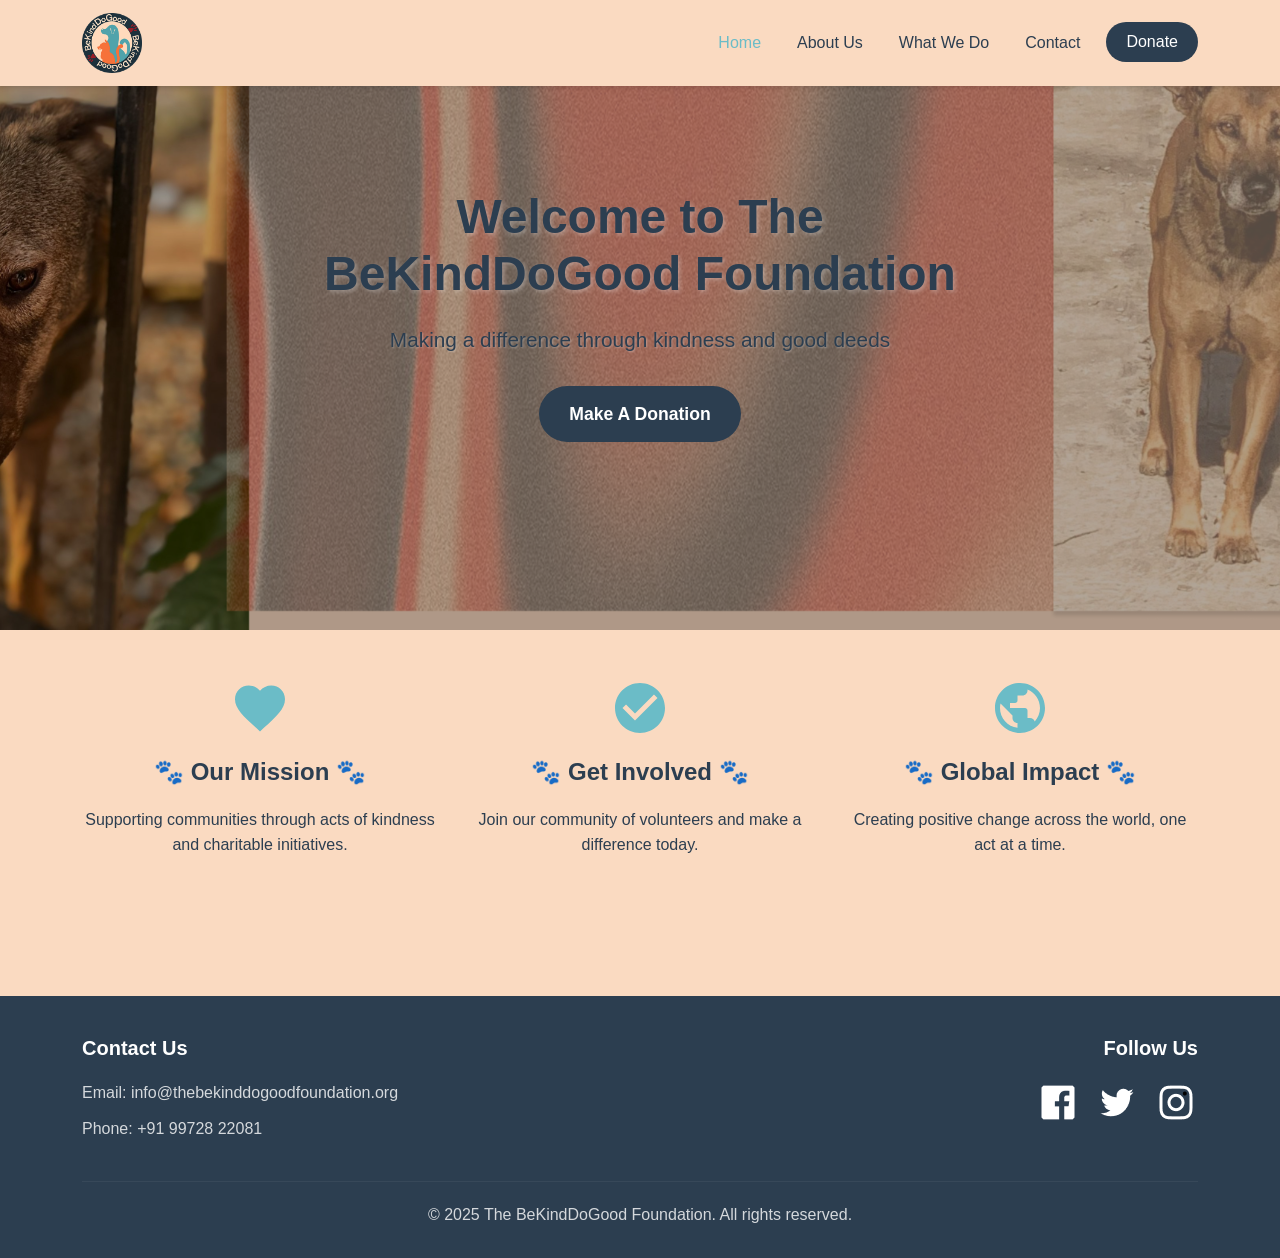
<file: index.html>
<!DOCTYPE html>
<html lang="en">
<head>
    <meta charset="UTF-8">
    <meta name="viewport" content="width=device-width, initial-scale=1.0">
    <title>Home - The BeKindDoGood Foundation</title>
    <link href="https://cdn.jsdelivr.net/npm/bootstrap@5.3.0/dist/css/bootstrap.min.css" rel="stylesheet">
    <link rel="stylesheet" href="css/style.css">
</head>
<body> 
    <nav class="navbar navbar-expand-lg navbar-light bg-light fixed-top">
        <div class="container">
            <a class="navbar-brand" href="index.html">
                <img src="./assets/logo.png" alt="logo" height="60">
            </a>
            <button class="navbar-toggler" type="button" data-bs-toggle="collapse" data-bs-target="#navbarNav">
                <span class="navbar-toggler-icon"></span>
            </button>
            <div class="collapse navbar-collapse" id="navbarNav">
                <ul class="navbar-nav ms-auto">
                    <li class="nav-item">
                        <a class="nav-link active" href="index.html">Home</a>
                    </li>
                    <li class="nav-item">
                        <a class="nav-link" href="about.html">About Us</a>
                    </li>
                    <li class="nav-item">
                        <a class="nav-link" href="what-we-do.html">What We Do</a>
                    </li>
                    <li class="nav-item">
                        <a class="nav-link" href="contact.html">Contact</a>
                    </li>
                    <li class="nav-item">
                        <a class="btn btn-donate ms-2" href="donate.html">Donate</a>
                    </li>
                </ul>
            </div>
        </div>
    </nav>
    <section class="hero-section">
        <div class="hero-overlay">
            <div class="container">
                <div class="row justify-content-center text-center">
                    <div class="col-lg-8">
                        <h1 class="hero-title">Welcome to The BeKindDoGood Foundation</h1>
                        <p class="hero-subtitle">Making a difference through kindness and good deeds</p>
                        <a href="donate.html" class="btn btn-hero">Make A Donation</a>
                    </div>
                </div>
            </div>
        </div>
    </section>
    <section class="mission-section py-5">
        <div class="container">
            <div class="row">
                <div class="col-lg-4 text-center mb-4">
                    <div class="mission-icon">
                        <svg width="60" height="60" fill="#6BBCC7" viewBox="0 0 24 24">
                            <path d="M12 21.35l-1.45-1.32C5.4 15.36 2 12.28 2 8.5 2 5.42 4.42 3 7.5 3c1.74 0 3.41.81 4.5 2.09C13.09 3.81 14.76 3 16.5 3 19.58 3 22 5.42 22 8.5c0 3.78-3.4 6.86-8.55 11.54L12 21.35z"/>
                        </svg>
                    </div>
                    <h3 class="mission-title">🐾 Our Mission 🐾</h3>
                    <p class="mission-text">Supporting communities through acts of kindness and charitable initiatives.</p>
                </div>
                <div class="col-lg-4 text-center mb-4">
                    <div class="mission-icon">
                        <svg width="60" height="60" fill="#6BBCC7" viewBox="0 0 24 24">
                            <path d="M12 2C6.48 2 2 6.48 2 12s4.48 10 10 10 10-4.48 10-10S17.52 2 12 2zm-2 15l-5-5 1.41-1.41L10 14.17l7.59-7.59L19 8l-9 9z"/>
                        </svg>
                    </div>
                    <h3 class="mission-title">🐾 Get Involved 🐾</h3>
                    <p class="mission-text">Join our community of volunteers and make a difference today.</p>
                </div>
                <div class="col-lg-4 text-center mb-4">
                    <div class="mission-icon">
                        <svg width="60" height="60" fill="#6BBCC7" viewBox="0 0 24 24">
                            <path d="M12 2C6.48 2 2 6.48 2 12s4.48 10 10 10 10-4.48 10-10S17.52 2 12 2zm-1 17.93c-3.94-.49-7-3.85-7-7.93 0-.62.08-1.21.21-1.79L9 15v1c0 1.1.9 2 2 2v1.93zm6.9-2.54c-.26-.81-1-1.39-1.9-1.39h-1v-3c0-.55-.45-1-1-1H8v-2h2c.55 0 1-.45 1-1V7h2c1.1 0 2-.9 2-2v-.41c2.93 1.19 5 4.06 5 7.41 0 2.08-.8 3.97-2.1 5.39z"/>
                        </svg>
                    </div>
                    <h3 class="mission-title">🐾 Global Impact 🐾</h3>
                    <p class="mission-text">Creating positive change across the world, one act at a time.</p>
                </div>
            </div>
        </div>
    </section> 
    <footer class="footer">
        <div class="container">
            <div class="row">
                <div class="col-md-6">
                    <h5>Contact Us</h5>
                    <p>Email: info@thebekinddogoodfoundation.org</p>
                    <p>Phone: +91 99728 22081</p>
                </div>
                <div class="col-md-6 text-md-end">
                    <h5>Follow Us</h5>
                    <div class="social-icons">
                        <a href="#" class="social-icon"><img src="./assets/facebook.png" /></a>
                        <a href="#" class="social-icon"><img src="./assets/twitter.png" /></a>
                        <a href="#" class="social-icon"><img src="./assets/instagram.png" /></a>
                    </div>
                </div>
            </div>
            <hr class="footer-divider">
            <div class="text-center">
                <p>&copy; 2025 The BeKindDoGood Foundation. All rights reserved.</p>
            </div>
        </div>
    </footer>

    <script src="https://cdn.jsdelivr.net/npm/bootstrap@5.3.0/dist/js/bootstrap.bundle.min.js"></script>
    <script src="js/script.js"></script>
</body>
</html>
</file>
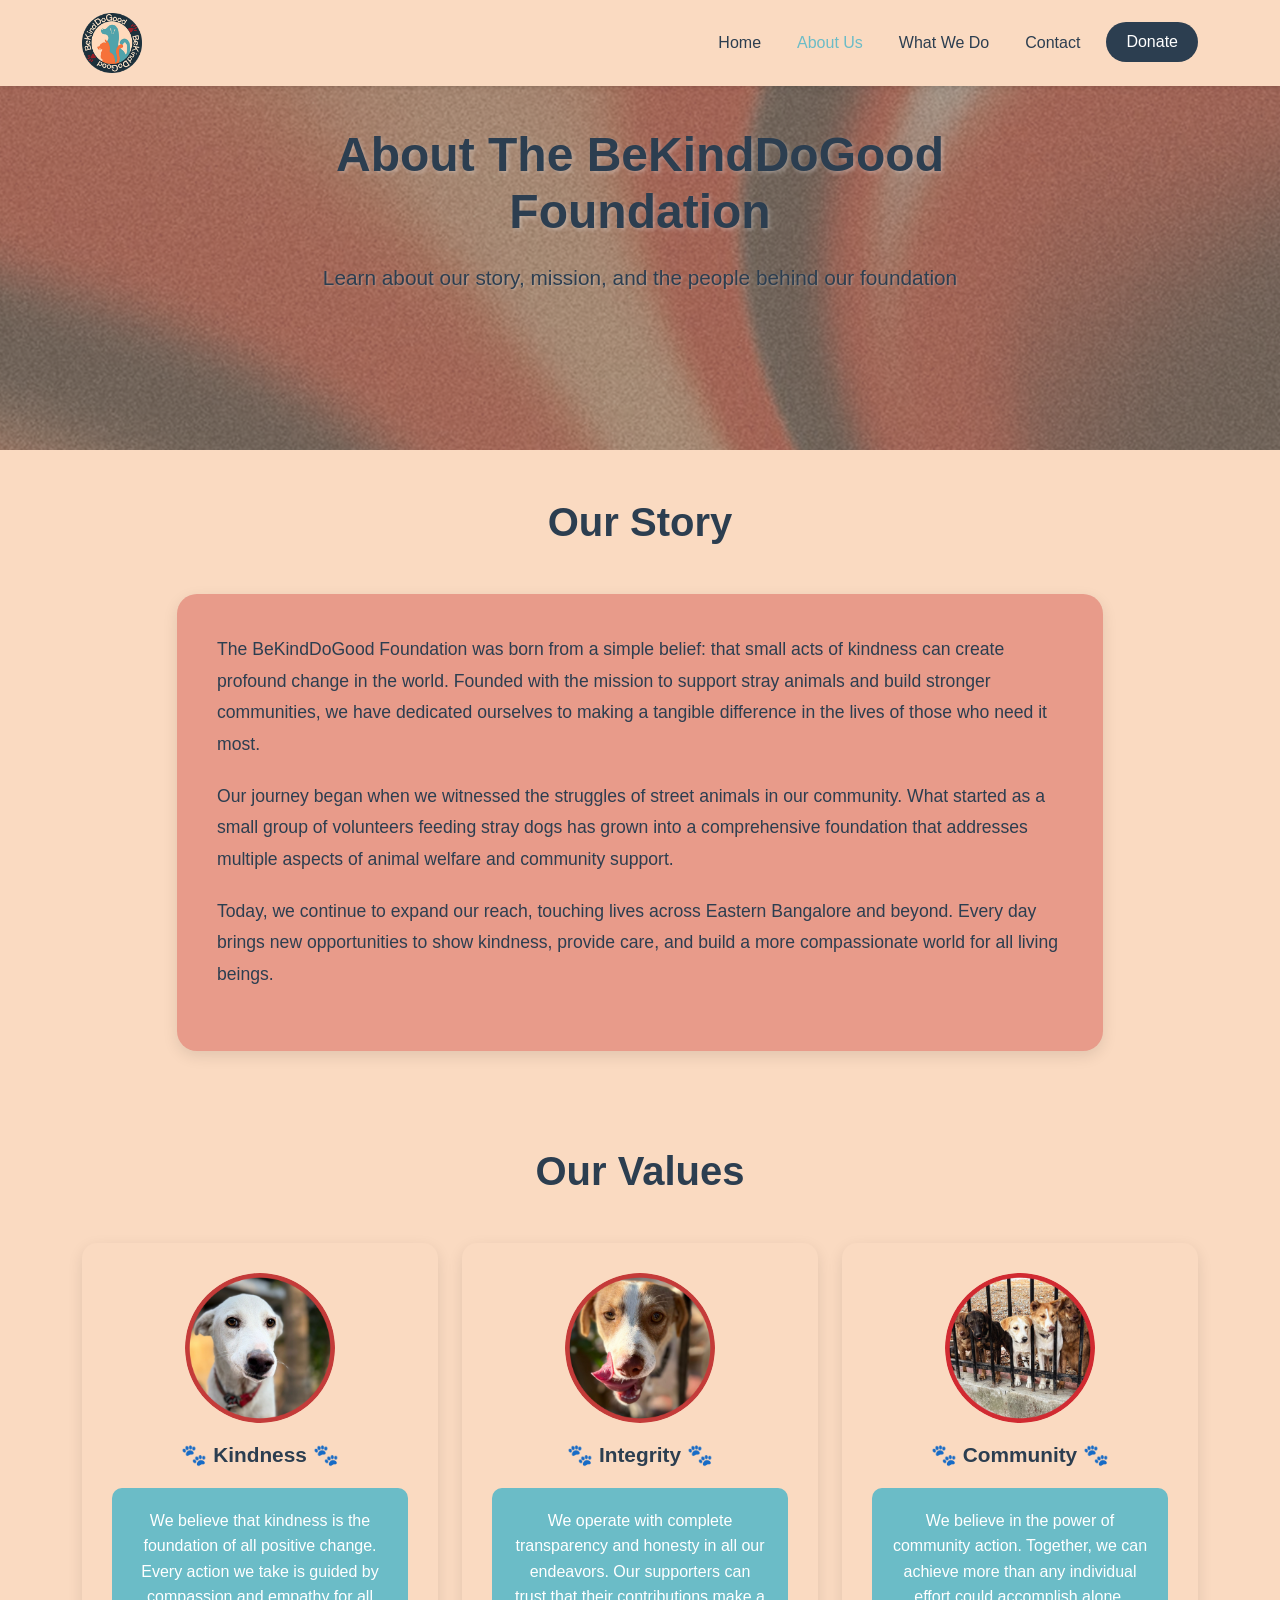
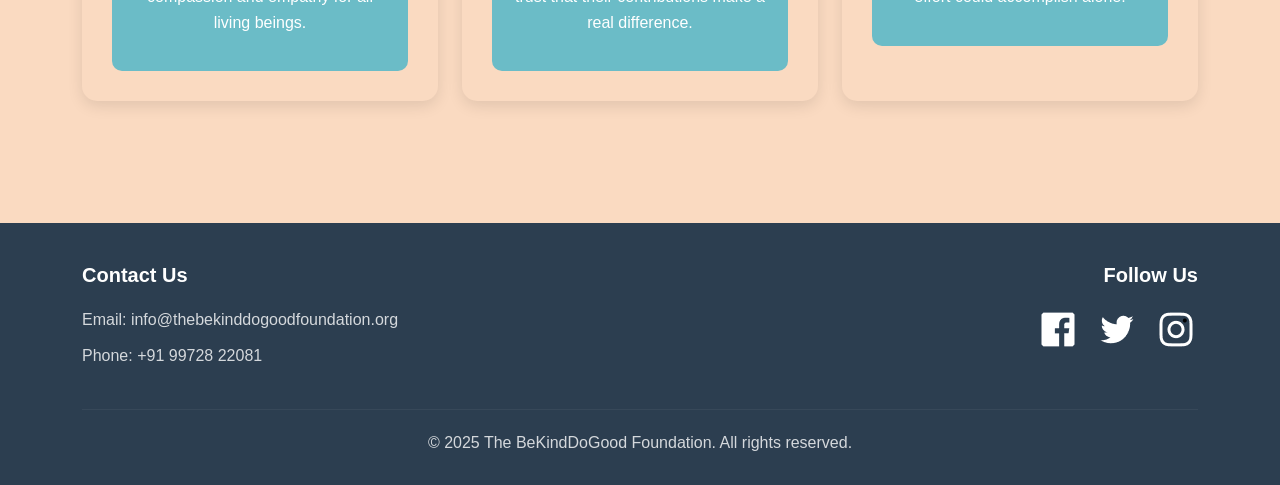
<file: about.html>
<!DOCTYPE html>
<html lang="en">
<head>
    <meta charset="UTF-8">
    <meta name="viewport" content="width=device-width, initial-scale=1.0">
    <title>About Us - The BeKindDoGood Foundation</title>
    <link href="https://cdn.jsdelivr.net/npm/bootstrap@5.3.0/dist/css/bootstrap.min.css" rel="stylesheet">
    <link rel="stylesheet" href="css/style.css">
</head>
<body> 
    <nav class="navbar navbar-expand-lg navbar-light bg-light fixed-top">
        <div class="container">
            <a class="navbar-brand" href="index.html">
                <img src="./assets/logo.png" alt="logo" height="60">
            </a>
            <button class="navbar-toggler" type="button" data-bs-toggle="collapse" data-bs-target="#navbarNav">
                <span class="navbar-toggler-icon"></span>
            </button>
            <div class="collapse navbar-collapse" id="navbarNav">
                <ul class="navbar-nav ms-auto">
                    <li class="nav-item">
                        <a class="nav-link" href="index.html">Home</a>
                    </li>
                    <li class="nav-item">
                        <a class="nav-link active" href="about.html">About Us</a>
                    </li>
                    <li class="nav-item">
                        <a class="nav-link" href="what-we-do.html">What We Do</a>
                    </li>
                    <li class="nav-item">
                        <a class="nav-link" href="contact.html">Contact</a>
                    </li>
                    <li class="nav-item">
                        <a class="btn btn-donate ms-2" href="donate.html">Donate</a>
                    </li>
                </ul>
            </div>
        </div>
    </nav>
    <section class="page-hero">
        <div class="hero-overlay">
            <div class="container">
                <div class="row justify-content-center text-center">
                    <div class="col-lg-8">
                        <h1 class="page-title">About The BeKindDoGood Foundation</h1>
                        <p class="page-subtitle">Learn about our story, mission, and the people behind our foundation</p>
                    </div>
                </div>
            </div>
        </div>
    </section>
    <section class="story-section py-5">
        <div class="container">
            <div class="row justify-content-center">
                <div class="col-lg-10">
                    <h2 class="section-title text-center mb-5">Our Story</h2>
                    <div class="story-card">
                        <p class="story-text">
                            The BeKindDoGood Foundation was born from a simple belief: that small acts of kindness can create profound change in the world. Founded with the mission to support stray animals and build stronger communities, we have dedicated ourselves to making a tangible difference in the lives of those who need it most.
                        </p>
                        <p class="story-text">
                            Our journey began when we witnessed the struggles of street animals in our community. What started as a small group of volunteers feeding stray dogs has grown into a comprehensive foundation that addresses multiple aspects of animal welfare and community support.
                        </p>
                        <p class="story-text">
                            Today, we continue to expand our reach, touching lives across Eastern Bangalore and beyond. Every day brings new opportunities to show kindness, provide care, and build a more compassionate world for all living beings.
                        </p>
                    </div>
                </div>
            </div>
        </div>
    </section>
    <section class="values-section py-5">
        <div class="container">
            <h2 class="section-title text-center mb-5">Our Values</h2>
            <div class="row">
                <div class="col-lg-4 mb-4">
                    <div class="value-card text-center">
                        <div class="value-image">
                            <img src="./assets/kindness.png" alt="Kindness" class="rounded-circle">
                        </div>
                        <h4 class="value-title">🐾 Kindness 🐾</h4>
                        <div class="value-description">
                            <p>We believe that kindness is the foundation of all positive change. Every action we take is guided by compassion and empathy for all living beings.</p>
                        </div>
                    </div>
                </div>
                <div class="col-lg-4 mb-4">
                    <div class="value-card text-center">
                        <div class="value-image">
                            <img src="./assets/integrity.png" alt="Integrity" class="rounded-circle">
                        </div>
                        <h4 class="value-title">🐾 Integrity 🐾</h4>
                        <div class="value-description">
                            <p>We operate with complete transparency and honesty in all our endeavors. Our supporters can trust that their contributions make a real difference.</p>
                        </div>
                    </div>
                </div>
                <div class="col-lg-4 mb-4">
                    <div class="value-card text-center">
                        <div class="value-image">
                            <img src="./assets/community.png" alt="Community" class="rounded-circle">
                        </div>
                        <h4 class="value-title">🐾 Community 🐾</h4>
                        <div class="value-description">
                            <p>We believe in the power of community action. Together, we can achieve more than any individual effort could accomplish alone.</p>
                        </div>
                    </div>
                </div>
            </div>
        </div>
    </section>
    <footer class="footer">
        <div class="container">
            <div class="row">
                <div class="col-md-6">
                    <h5>Contact Us</h5>
                    <p>Email: info@thebekinddogoodfoundation.org</p>
                    <p>Phone: +91 99728 22081</p>
                </div>
                <div class="col-md-6 text-md-end">
                    <h5>Follow Us</h5>
                    <div class="social-icons">
                       <a href="#" class="social-icon"><img src="./assets/facebook.png" /></a>
                       <a href="#" class="social-icon"><img src="./assets/twitter.png" /></a>
                       <a href="#" class="social-icon"><img src="./assets/instagram.png" /></a>
                    </div>
                </div>
            </div>
            <hr class="footer-divider">
            <div class="text-center">
                <p>&copy; 2025 The BeKindDoGood Foundation. All rights reserved.</p>
            </div>
        </div>
    </footer>

    <script src="https://cdn.jsdelivr.net/npm/bootstrap@5.3.0/dist/js/bootstrap.bundle.min.js"></script>
    <script src="js/script.js"></script>
</body>
</html>
</file>
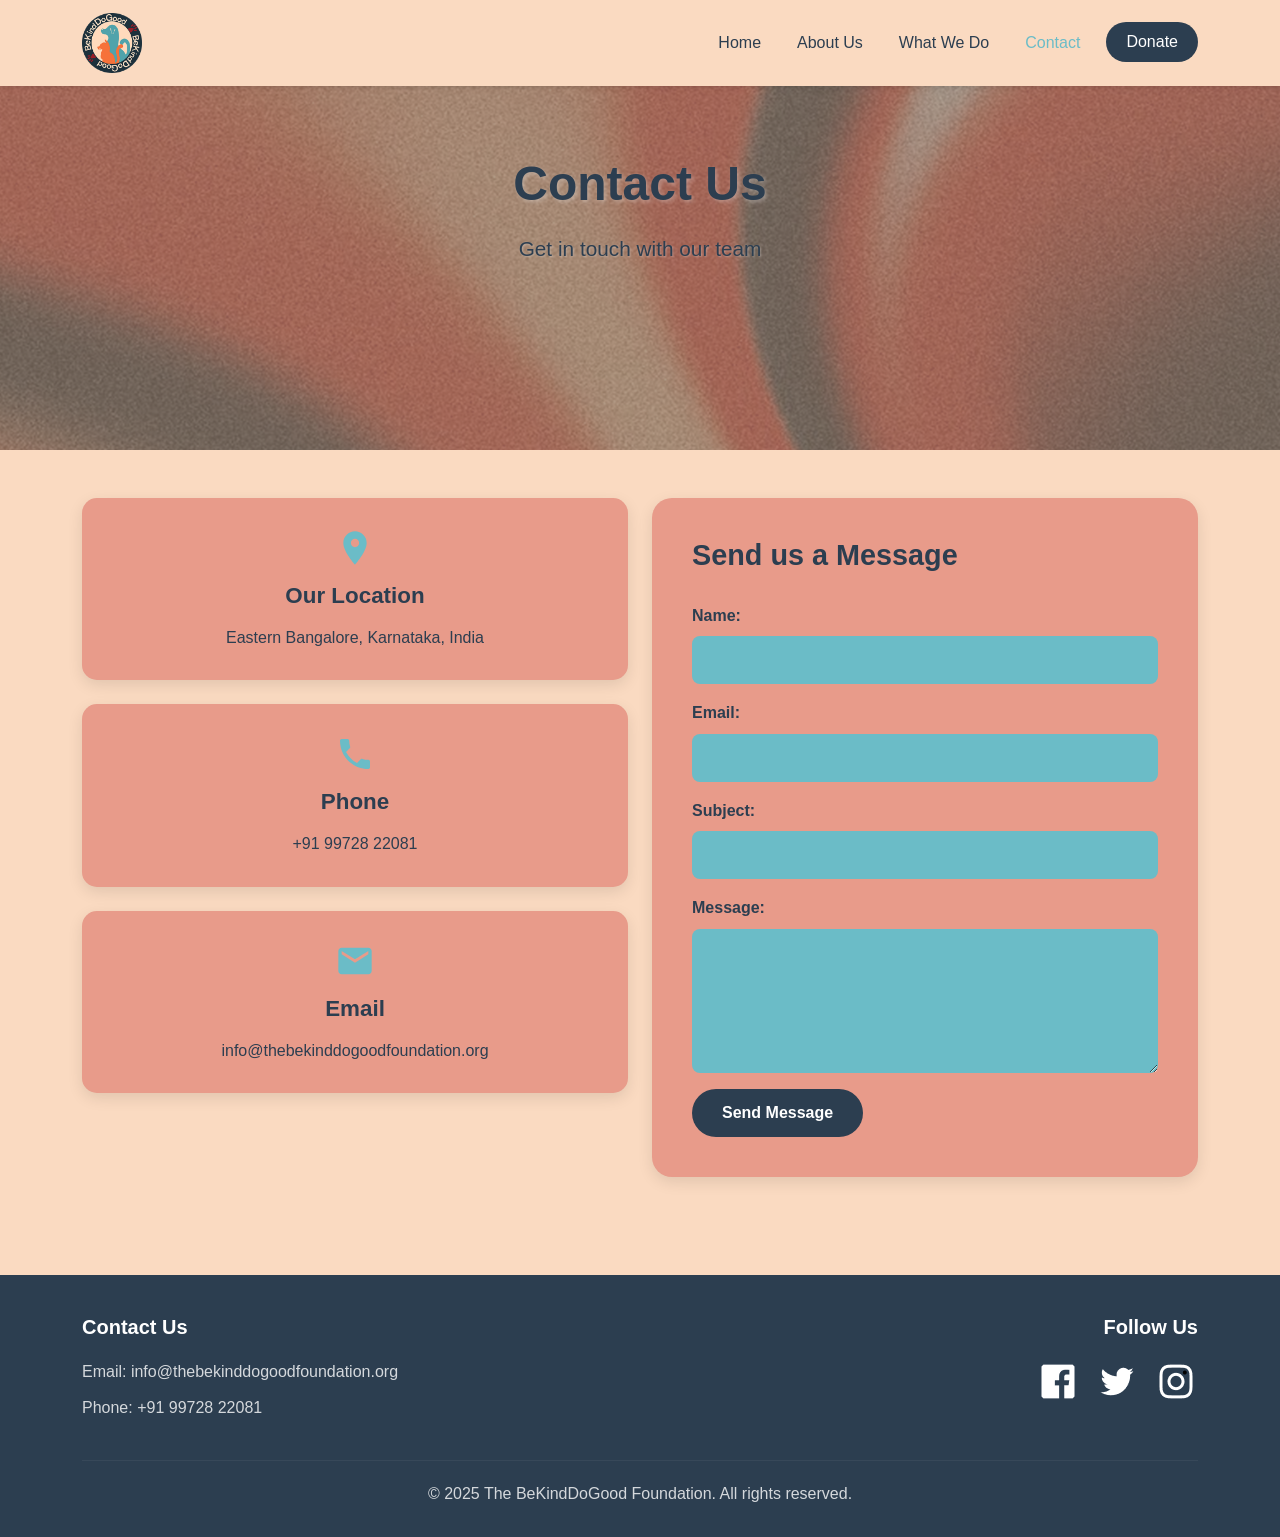
<file: contact.html>
<!DOCTYPE html>
<html lang="en">
<head>
    <meta charset="UTF-8">
    <meta name="viewport" content="width=device-width, initial-scale=1.0">
    <title>Contact - The BeKindDoGood Foundation</title>
    <link href="https://cdn.jsdelivr.net/npm/bootstrap@5.3.0/dist/css/bootstrap.min.css" rel="stylesheet">
    <link rel="stylesheet" href="css/style.css">
</head>
<body> 
    <nav class="navbar navbar-expand-lg navbar-light bg-light fixed-top">
        <div class="container">
            <a class="navbar-brand" href="index.html">
               <img src="./assets/logo.png" alt="logo" height="60">
            </a>
            <button class="navbar-toggler" type="button" data-bs-toggle="collapse" data-bs-target="#navbarNav">
                <span class="navbar-toggler-icon"></span>
            </button>
            <div class="collapse navbar-collapse" id="navbarNav">
                <ul class="navbar-nav ms-auto">
                    <li class="nav-item">
                        <a class="nav-link" href="index.html">Home</a>
                    </li>
                    <li class="nav-item">
                        <a class="nav-link" href="about.html">About Us</a>
                    </li>
                    <li class="nav-item">
                        <a class="nav-link" href="what-we-do.html">What We Do</a>
                    </li>
                    <li class="nav-item">
                        <a class="nav-link active" href="contact.html">Contact</a>
                    </li>
                    <li class="nav-item">
                        <a class="btn btn-donate ms-2" href="donate.html">Donate</a>
                    </li>
                </ul>
            </div>
        </div>
    </nav>
    <section class="page-hero">
        <div class="hero-overlay">
            <div class="container">
                <div class="row justify-content-center text-center">
                    <div class="col-lg-8">
                        <h1 class="page-title">Contact Us</h1>
                        <p class="page-subtitle">Get in touch with our team</p>
                    </div>
                </div>
            </div>
        </div>
    </section>
    <section class="contact-section py-5">
        <div class="container">
            <div class="row">
                <div class="col-lg-6 mb-4">
                    <div class="contact-info">
                        <div class="contact-card mb-4">
                            <div class="contact-icon">
                                <svg width="40" height="40" fill="#6BBCC7" viewBox="0 0 24 24">
                                    <path d="M12 2C8.13 2 5 5.13 5 9c0 5.25 7 13 7 13s7-7.75 7-13c0-3.87-3.13-7-7-7zm0 9.5c-1.38 0-2.5-1.12-2.5-2.5s1.12-2.5 2.5-2.5 2.5 1.12 2.5 2.5-1.12 2.5-2.5 2.5z"/>
                                </svg>
                            </div>
                            <h4>Our Location</h4>
                            <p>Eastern Bangalore, Karnataka, India</p>
                        </div>
                        <div class="contact-card mb-4">
                            <div class="contact-icon">
                                <svg width="40" height="40" fill="#6BBCC7" viewBox="0 0 24 24">
                                    <path d="M6.62 10.79c1.44 2.83 3.76 5.14 6.59 6.59l2.2-2.2c.27-.27.67-.36 1.02-.24 1.12.37 2.33.57 3.57.57.55 0 1 .45 1 1V20c0 .55-.45 1-1 1-9.39 0-17-7.61-17-17 0-.55.45-1 1-1h3.5c.55 0 1 .45 1 1 0 1.25.2 2.45.57 3.57.11.35.03.74-.25 1.02l-2.2 2.2z"/>
                                </svg>
                            </div>
                            <h4>Phone</h4>
                            <p>+91 99728 22081</p>
                        </div>
                        <div class="contact-card mb-4">
                            <div class="contact-icon">
                                <svg width="40" height="40" fill="#6BBCC7" viewBox="0 0 24 24">
                                    <path d="M20 4H4c-1.1 0-1.99.9-1.99 2L2 18c0 1.1.9 2 2 2h16c1.1 0 2-.9 2-2V6c0-1.1-.9-2-2-2zm0 4l-8 5-8-5V6l8 5 8-5v2z"/>
                                </svg>
                            </div>
                            <h4>Email</h4>
                            <p>info@thebekinddogoodfoundation.org</p>
                        </div>
                    </div>
                </div>

                <div class="col-lg-6">
                    <div class="contact-form-card">
                        <h3>Send us a Message</h3>
                        <form id="contactForm">
                            <div class="mb-3">
                                <label for="name" class="form-label">Name:</label>
                                <input type="text" class="form-control" id="name" required>
                            </div>
                            <div class="mb-3">
                                <label for="email" class="form-label">Email:</label>
                                <input type="email" class="form-control" id="email" required>
                            </div>
                            <div class="mb-3">
                                <label for="subject" class="form-label">Subject:</label>
                                <input type="text" class="form-control" id="subject" required>
                            </div>
                            <div class="mb-3">
                                <label for="message" class="form-label">Message:</label>
                                <textarea class="form-control" id="message" rows="5" required></textarea>
                            </div>
                            <button type="submit" class="btn btn-send-message">Send Message</button>
                        </form>
                    </div>
                </div>
            </div>
        </div>
    </section>
    <footer class="footer">
        <div class="container">
            <div class="row">
                <div class="col-md-6">
                    <h5>Contact Us</h5>
                    <p>Email: info@thebekinddogoodfoundation.org</p>
                    <p>Phone: +91 99728 22081</p>
                </div>
                <div class="col-md-6 text-md-end">
                    <h5>Follow Us</h5>
                    <div class="social-icons">
                       <a href="#" class="social-icon"><img src="./assets/facebook.png" /></a>
                       <a href="#" class="social-icon"><img src="./assets/twitter.png" /></a>
                       <a href="#" class="social-icon"><img src="./assets/instagram.png" /></a>
                    </div>
                </div>
            </div>
            <hr class="footer-divider">
            <div class="text-center">
                <p>&copy; 2025 The BeKindDoGood Foundation. All rights reserved.</p>
            </div>
        </div>
    </footer>

    <script src="https://cdn.jsdelivr.net/npm/bootstrap@5.3.0/dist/js/bootstrap.bundle.min.js"></script>
    <script src="js/script.js"></script>
</body>
</html>
</file>
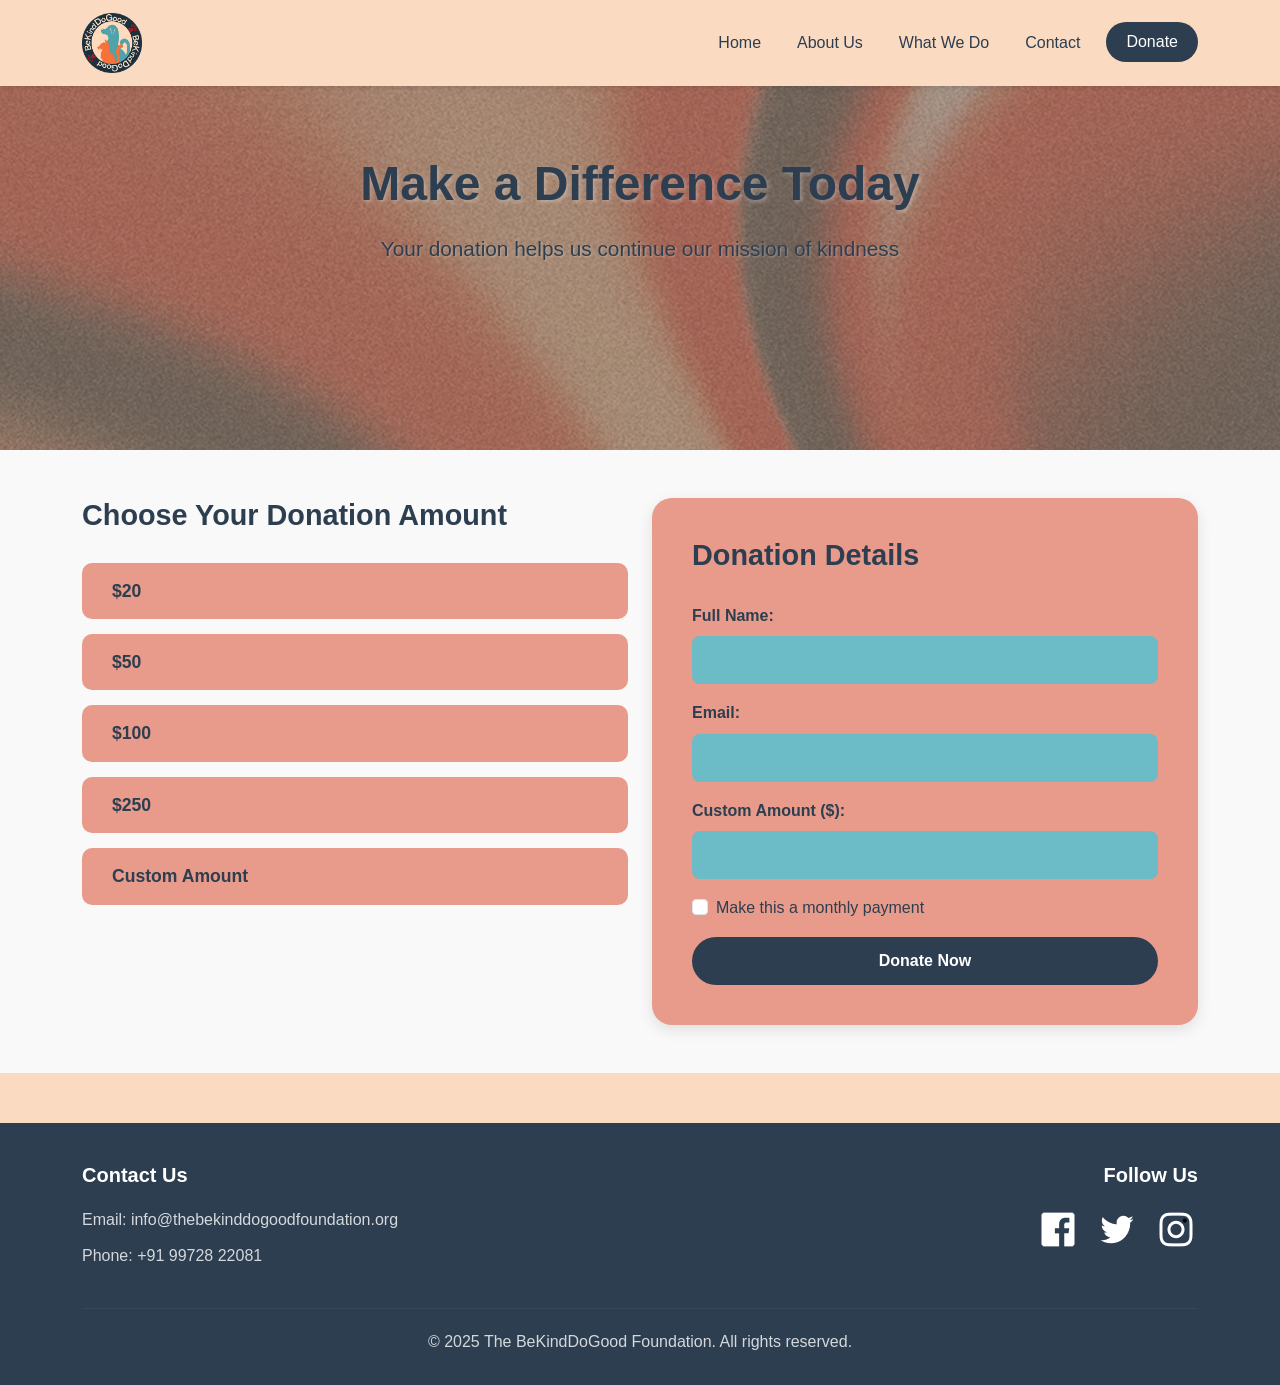
<file: donate copy.html>
<!DOCTYPE html>
<html lang="en">
<head>
    <meta charset="UTF-8">
    <meta name="viewport" content="width=device-width, initial-scale=1.0">
    <title>Donate - The BeKindDoGood Foundation</title>
    <link href="https://cdn.jsdelivr.net/npm/bootstrap@5.3.0/dist/css/bootstrap.min.css" rel="stylesheet">
    <link rel="stylesheet" href="css/style.css">
</head>
<body> 
    <nav class="navbar navbar-expand-lg navbar-light bg-light fixed-top">
        <div class="container">
            <a class="navbar-brand" href="index.html">
                <img src="./assets/logo.png" alt="logo" height="60">
            </a>
            <button class="navbar-toggler" type="button" data-bs-toggle="collapse" data-bs-target="#navbarNav">
                <span class="navbar-toggler-icon"></span>
            </button>
            <div class="collapse navbar-collapse" id="navbarNav">
                <ul class="navbar-nav ms-auto">
                    <li class="nav-item">
                        <a class="nav-link" href="index.html">Home</a>
                    </li>
                    <li class="nav-item">
                        <a class="nav-link" href="about.html">About Us</a>
                    </li>
                    <li class="nav-item">
                        <a class="nav-link" href="what-we-do.html">What We Do</a>
                    </li>
                    <li class="nav-item">
                        <a class="nav-link" href="contact.html">Contact</a>
                    </li>
                    <li class="nav-item">
                        <a class="btn btn-donate ms-2 active" href="donate.html">Donate</a>
                    </li>
                </ul>
            </div>
        </div>
    </nav>
    <section class="page-hero">
        <div class="hero-overlay">
            <div class="container">
                <div class="row justify-content-center text-center">
                    <div class="col-lg-8">
                        <h1 class="page-title">Make a Difference Today</h1>
                        <p class="page-subtitle">Your donation helps us continue our mission of kindness</p>
                    </div>
                </div>
            </div>
        </div>
    </section>
    <section class="donation-section py-5">
        <div class="container">
            <div class="row">
                <div class="col-lg-6 mb-4">
                    <div class="donation-amounts">
                        <h3 class="donation-title">Choose Your Donation Amount</h3>
                        <div class="amount-buttons">
                            <button class="btn btn-amount" data-amount="20">$20</button>
                            <button class="btn btn-amount" data-amount="50">$50</button>
                            <button class="btn btn-amount" data-amount="100">$100</button>
                            <button class="btn btn-amount" data-amount="250">$250</button>
                            <button class="btn btn-amount custom" data-amount="custom">Custom Amount</button>
                        </div>
                    </div>
                </div>
                <div class="col-lg-6">
                    <div class="donation-form-card">
                        <h3 class="donation-title">Donation Details</h3>
                        <form id="donationForm">
                            <div class="mb-3">
                                <label for="fullName" class="form-label">Full Name:</label>
                                <input type="text" class="form-control" id="fullName" required>
                            </div>
                            <div class="mb-3">
                                <label for="email" class="form-label">Email:</label>
                                <input type="email" class="form-control" id="email" required>
                            </div>
                            <div class="mb-3">
                                <label for="customAmount" class="form-label">Custom Amount ($):</label>
                                <input type="number" class="form-control" id="customAmount" min="1">
                            </div>
                            <div class="mb-3 form-check">
                                <input type="checkbox" class="form-check-input" id="monthlyPayment">
                                <label class="form-check-label" for="monthlyPayment">
                                    Make this a monthly payment
                                </label>
                            </div>
                            <button type="submit" class="btn btn-donate-now">Donate Now</button>
                        </form>
                    </div>
                </div>
            </div>
        </div>
    </section>
    <footer class="footer">
        <div class="container">
            <div class="row">
                <div class="col-md-6">
                    <h5>Contact Us</h5>
                    <p>Email: info@thebekinddogoodfoundation.org</p>
                    <p>Phone: +91 99728 22081</p>
                </div>
                <div class="col-md-6 text-md-end">
                    <h5>Follow Us</h5>
                    <div class="social-icons">
                       <a href="#" class="social-icon"><img src="./assets/facebook.png" /></a>
                        <a href="#" class="social-icon"><img src="./assets/twitter.png" /></a>
                        <a href="#" class="social-icon"><img src="./assets/instagram.png" /></a>
                    </div>
                </div>
            </div>
            <hr class="footer-divider">
            <div class="text-center">
                <p>&copy; 2025 The BeKindDoGood Foundation. All rights reserved.</p>
            </div>
        </div>
    </footer>

    <script src="https://cdn.jsdelivr.net/npm/bootstrap@5.3.0/dist/js/bootstrap.bundle.min.js"></script>
    <script src="js/script.js"></script>
</body>
</html>
</file>
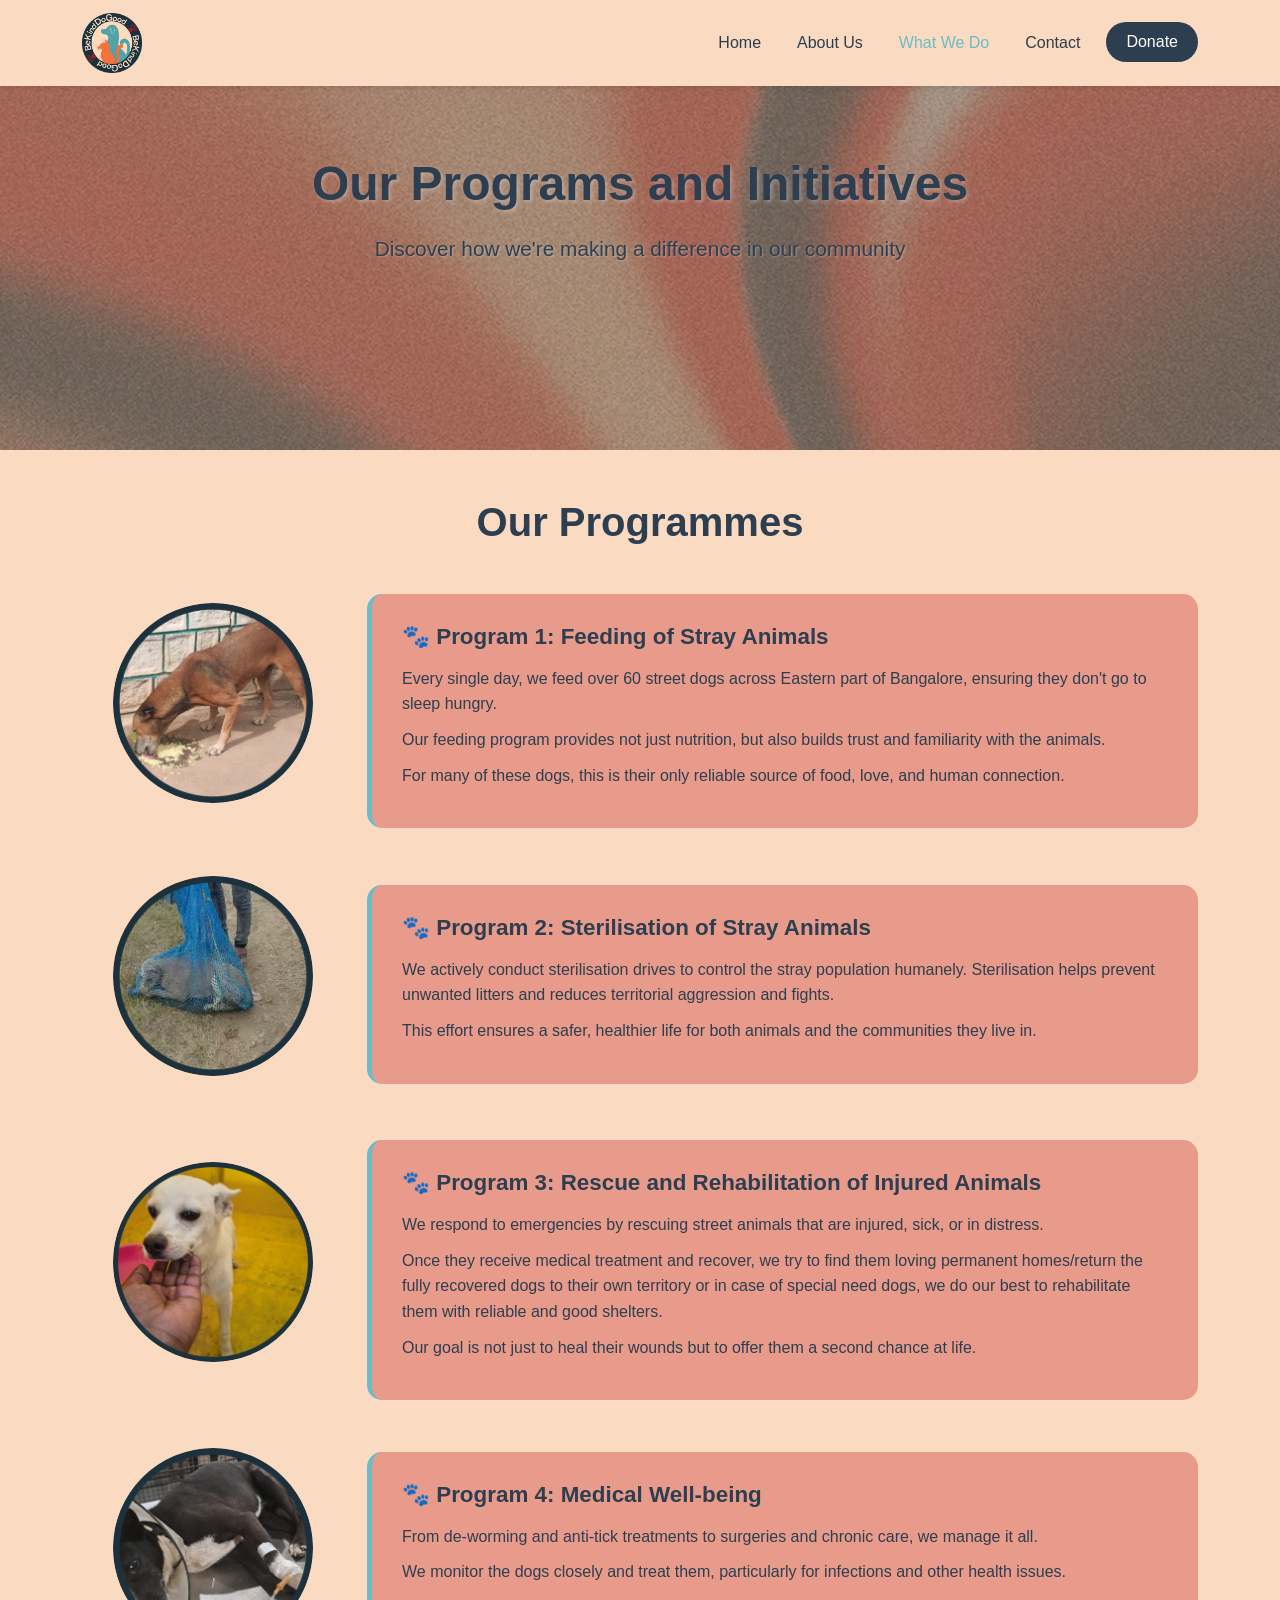
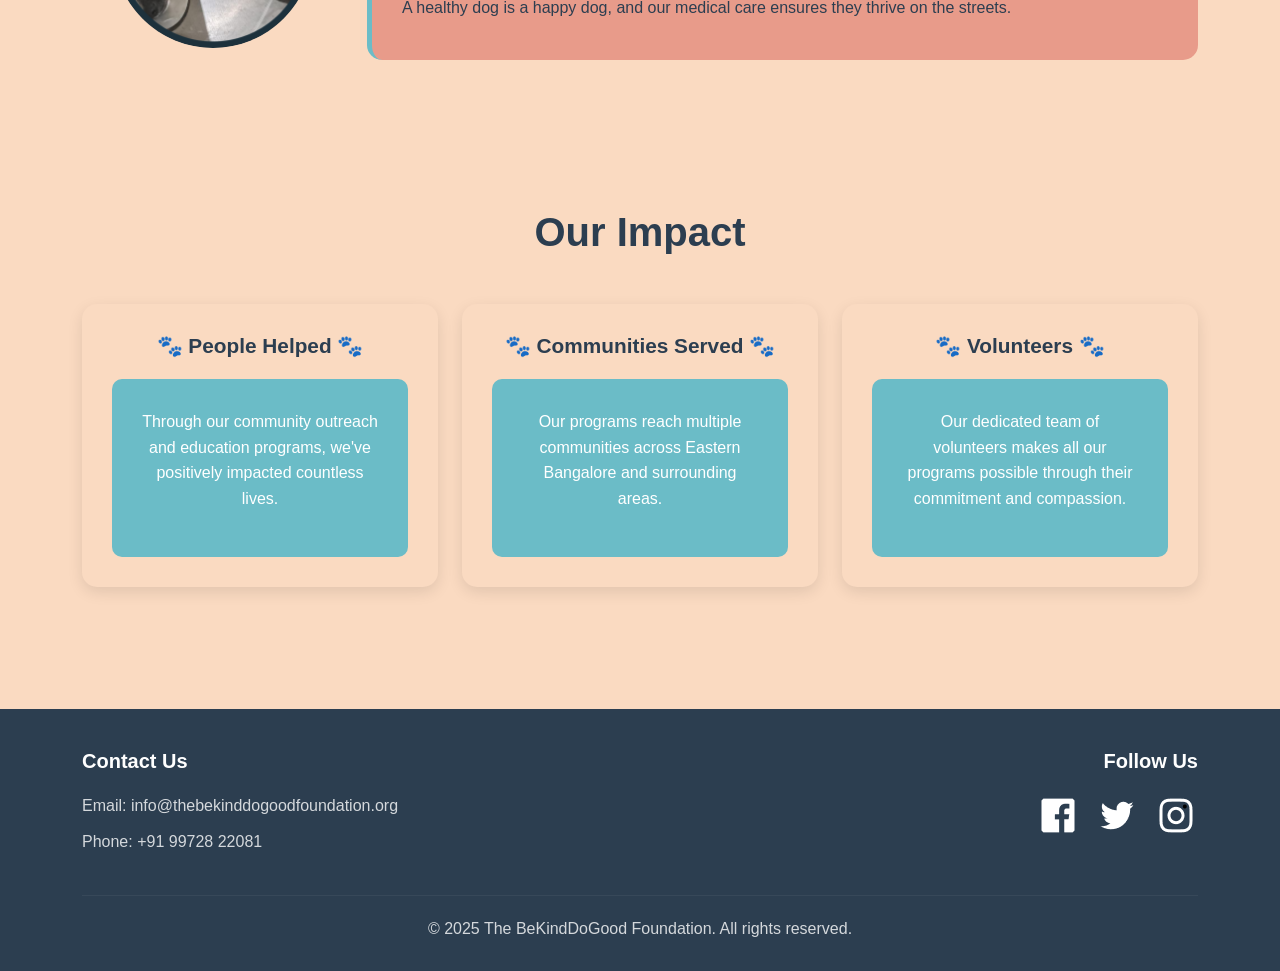
<file: what-we-do.html>
<!DOCTYPE html>
<html lang="en">
<head>
    <meta charset="UTF-8">
    <meta name="viewport" content="width=device-width, initial-scale=1.0">
    <title>What We Do - The BeKindDoGood Foundation</title>
    <link href="https://cdn.jsdelivr.net/npm/bootstrap@5.3.0/dist/css/bootstrap.min.css" rel="stylesheet">
    <link rel="stylesheet" href="css/style.css">
</head>
<body> 
    <nav class="navbar navbar-expand-lg navbar-light bg-light fixed-top">
        <div class="container">
            <a class="navbar-brand" href="index.html">
                 <img src="./assets/logo.png" alt="logo" height="60">
            </a>
            <button class="navbar-toggler" type="button" data-bs-toggle="collapse" data-bs-target="#navbarNav">
                <span class="navbar-toggler-icon"></span>
            </button>
            <div class="collapse navbar-collapse" id="navbarNav">
                <ul class="navbar-nav ms-auto">
                    <li class="nav-item">
                        <a class="nav-link" href="index.html">Home</a>
                    </li>
                    <li class="nav-item">
                        <a class="nav-link" href="about.html">About Us</a>
                    </li>
                    <li class="nav-item">
                        <a class="nav-link active" href="what-we-do.html">What We Do</a>
                    </li>
                    <li class="nav-item">
                        <a class="nav-link" href="contact.html">Contact</a>
                    </li>
                    <li class="nav-item">
                        <a class="btn btn-donate ms-2" href="donate.html">Donate</a>
                    </li>
                </ul>
            </div>
        </div>
    </nav>
    <section class="page-hero">
        <div class="hero-overlay">
            <div class="container">
                <div class="row justify-content-center text-center">
                    <div class="col-lg-8">
                        <h1 class="page-title">Our Programs and Initiatives</h1>
                        <p class="page-subtitle">Discover how we're making a difference in our community</p>
                    </div>
                </div>
            </div>
        </div>
    </section>
    <section class="programs-section py-5">
        <div class="container">
            <h2 class="section-title text-center mb-5">Our Programmes</h2> 
            <div class="program-item mb-5">
                <div class="row align-items-center">
                    <div class="col-lg-3 text-center mb-3">
                        <img src="./assets/Program_1.png" alt="Feeding Program" class="program-image rounded-circle">
                    </div>
                    <div class="col-lg-9">
                        <div class="program-content">
                            <h4 class="program-title">🐾 Program 1: Feeding of Stray Animals</h4>
                            <p class="program-description">
                                Every single day, we feed over 60 street dogs across Eastern part of Bangalore, ensuring they don't go to sleep hungry.
                            </p>
                            <p class="program-description">
                                Our feeding program provides not just nutrition, but also builds trust and familiarity with the animals.
                            </p>
                            <p class="program-description">
                                For many of these dogs, this is their only reliable source of food, love, and human connection.
                            </p>
                        </div>
                    </div>
                </div>
            </div>
            <div class="program-item mb-5">
                <div class="row align-items-center">
                    <div class="col-lg-3 text-center mb-3">
                        <img src="./assets/Program_2.png" alt="Sterilization Program" class="program-image rounded-circle">
                    </div>
                    <div class="col-lg-9">
                        <div class="program-content">
                            <h4 class="program-title">🐾 Program 2: Sterilisation of Stray Animals</h4>
                            <p class="program-description">
                                We actively conduct sterilisation drives to control the stray population humanely. Sterilisation helps prevent unwanted litters and reduces territorial aggression and fights.
                            </p>
                            <p class="program-description">
                                This effort ensures a safer, healthier life for both animals and the communities they live in.
                            </p>
                        </div>
                    </div>
                </div>
            </div>
            <div class="program-item mb-5">
                <div class="row align-items-center">
                    <div class="col-lg-3 text-center mb-3">
                        <img src="./assets/Program_3.png" alt="Rescue Program" class="program-image rounded-circle">
                    </div>
                    <div class="col-lg-9">
                        <div class="program-content">
                            <h4 class="program-title">🐾 Program 3: Rescue and Rehabilitation of Injured Animals</h4>
                            <p class="program-description">
                                We respond to emergencies by rescuing street animals that are injured, sick, or in distress.
                            </p>
                            <p class="program-description">
                                Once they receive medical treatment and recover, we try to find them loving permanent homes/return the fully recovered dogs to their own territory or in case of special need dogs, we do our best to rehabilitate them with reliable and good shelters.
                            </p>
                            <p class="program-description">
                                Our goal is not just to heal their wounds but to offer them a second chance at life.
                            </p>
                        </div>
                    </div>
                </div>
            </div>
            <div class="program-item mb-5">
                <div class="row align-items-center">
                    <div class="col-lg-3 text-center mb-3">
                        <img src="./assets/Program_4.png" alt="Medical Program" class="program-image rounded-circle">
                    </div>
                    <div class="col-lg-9">
                        <div class="program-content">
                            <h4 class="program-title">🐾 Program 4: Medical Well-being</h4>
                            <p class="program-description">
                                From de-worming and anti-tick treatments to surgeries and chronic care, we manage it all.
                            </p>
                            <p class="program-description">
                                We monitor the dogs closely and treat them, particularly for infections and other health issues.
                            </p>
                            <p class="program-description">
                                A healthy dog is a happy dog, and our medical care ensures they thrive on the streets.
                            </p>
                        </div>
                    </div>
                </div>
            </div>
        </div>
    </section>
    <section class="impact-section py-5">
        <div class="container">
            <h2 class="section-title text-center mb-5">Our Impact</h2>
            <div class="row">
                <div class="col-lg-4 mb-4">
                    <div class="impact-card text-center">
                        <h4 class="impact-title">🐾 People Helped 🐾</h4>
                        <div class="impact-number">
                            <div class="impact-placeholder">
                                <p>Through our community outreach and education programs, we've positively impacted countless lives.</p>
                            </div>
                        </div>
                    </div>
                </div>
                <div class="col-lg-4 mb-4">
                    <div class="impact-card text-center">
                        <h4 class="impact-title">🐾 Communities Served 🐾</h4>
                        <div class="impact-number">
                            <div class="impact-placeholder">
                                <p>Our programs reach multiple communities across Eastern Bangalore and surrounding areas.</p>
                            </div>
                        </div>
                    </div>
                </div>
                <div class="col-lg-4 mb-4">
                    <div class="impact-card text-center">
                        <h4 class="impact-title">🐾 Volunteers 🐾</h4>
                        <div class="impact-number">
                            <div class="impact-placeholder">
                                <p>Our dedicated team of volunteers makes all our programs possible through their commitment and compassion.</p>
                            </div>
                        </div>
                    </div>
                </div>
            </div>
        </div>
    </section>
    <footer class="footer">
        <div class="container">
            <div class="row">
                <div class="col-md-6">
                    <h5>Contact Us</h5>
                    <p>Email: info@thebekinddogoodfoundation.org</p>
                    <p>Phone: +91 99728 22081</p>
                </div>
                <div class="col-md-6 text-md-end">
                    <h5>Follow Us</h5>
                    <div class="social-icons">
                        <a href="#" class="social-icon"><img src="./assets/facebook.png" /></a>
                        <a href="#" class="social-icon"><img src="./assets/twitter.png" /></a>
                        <a href="#" class="social-icon"><img src="./assets/instagram.png" /></a>
                    </div>
                </div>
            </div>
            <hr class="footer-divider">
            <div class="text-center">
                <p>&copy; 2025 The BeKindDoGood Foundation. All rights reserved.</p>
            </div>
        </div>
    </footer>

    <script src="https://cdn.jsdelivr.net/npm/bootstrap@5.3.0/dist/js/bootstrap.bundle.min.js"></script>
    <script src="js/script.js"></script>
</body>
</html>
</file>
<file: css/style.css>
/* Global Styles */
:root {
    --coral-color: #E89B8A;
    --teal-color: #6BBCC7;
    --dark-navy: #2C3E50;
    --light-bg: #FADAC1;
    --text-dark: #2C3E50;
}

* {
    margin: 0;
    padding: 0;
    box-sizing: border-box;
}

body {
    font-family: 'Georgia', serif;
    line-height: 1.6;
    color: var(--text-dark);
    background-color: var(--light-bg);
    padding-top: 80px;
}

/* Navigation Styles */
.navbar {
    box-shadow: 0 2px 4px rgba(0,0,0,0.1);
    background-color: var(--light-bg) !important;
}

.navbar-brand img {
    height: 60px;
    width: 60px;
}

.navbar-nav .nav-link {
    color: var(--text-dark) !important;
    font-weight: 500;
    margin: 0 10px;
    transition: color 0.3s ease;
}

.navbar-nav .nav-link:hover,
.navbar-nav .nav-link.active {
    color: var(--teal-color) !important;
}

.btn-donate {
    background-color: var(--dark-navy) !important;
    color: white !important;
    border: none;
    padding: 8px 20px;
    border-radius: 25px;
    font-weight: 500;
    transition: all 0.3s ease;
}

.btn-donate:hover {
    background-color: var(--teal-color) !important;
    transform: translateY(-2px);
}

/* Hero Sections */
.hero-section {
    height: 70vh;
    background: linear-gradient(135deg, var(--coral-color) 0%, var(--teal-color) 100%);
    background-image: url('./mainbanner.png');
    background-size: cover;
    background-position: center;
    background-blend-mode: overlay;
    display: flex;
    align-items: center;
    position: relative;
}

.page-hero {
    height: 50vh;
    /* background: linear-gradient(135deg, var(--coral-color) 0%, var(--teal-color) 100%); */
    display: flex;
    align-items: center;
    /* position: relative; */
    background-image: url('./banner.png');
    background-size: cover;
    background-position: center;
    background-blend-mode: overlay;
}

.hero-overlay {
    background: rgba(0,0,0,0.3);
    width: 100%;
    height: 100%;
    display: flex;
    align-items: center;
}

.hero-title, .page-title {
    font-size: 3rem;
    font-weight: bold;
    color: var(--text-dark);
    margin-bottom: 20px;
    text-shadow: 2px 2px 4px rgba(255,255,255,0.3);
}

.hero-subtitle, .page-subtitle {
    font-size: 1.3rem;
    color: var(--text-dark);
    margin-bottom: 30px;
    text-shadow: 1px 1px 2px rgba(255,255,255,0.3);
}

.btn-hero {
    background-color: var(--dark-navy);
    color: white;
    padding: 15px 30px;
    border: none;
    border-radius: 30px;
    font-size: 1.1rem;
    font-weight: 600;
    text-decoration: none;
    transition: all 0.3s ease;
    display: inline-block;
}

.btn-hero:hover {
    background-color: var(--teal-color);
    color: white;
    transform: translateY(-3px);
    box-shadow: 0 5px 15px rgba(0,0,0,0.2);
}

/* Mission Section */
.mission-section {
    background-color: var(--light-bg);
    padding: 80px 0;
}

.mission-icon {
    margin-bottom: 20px;
}

.mission-title {
    color: var(--text-dark);
    font-size: 1.5rem;
    margin-bottom: 20px;
    font-weight: 600;
}

.mission-text {
    color: var(--text-dark);
    font-size: 1rem;
    line-height: 1.6;
}

/* Section Titles */
.section-title {
    font-size: 2.5rem;
    color: var(--text-dark);
    font-weight: bold;
    margin-bottom: 50px;
}

/* Story Section */
.story-section {
    background-color: var(--light-bg);
}

.story-card {
    background-color: var(--coral-color);
    padding: 40px;
    border-radius: 20px;
    box-shadow: 0 5px 15px rgba(0,0,0,0.1);
}

.story-text {
    font-size: 1.1rem;
    line-height: 1.8;
    color: var(--text-dark);
    margin-bottom: 20px;
}

/* Values Section */
.values-section {
    background-color: var(--light-bg);
}

.value-card {
    background-color: var(--light-bg);
    padding: 30px;
    border-radius: 15px;
    box-shadow: 0 5px 15px rgba(0,0,0,0.1);
    height: 100%;
    transition: transform 0.3s ease;
}

.value-card:hover {
    transform: translateY(-5px);
}

.value-image img {
    width: 150px;
    height: 150px;
    object-fit: cover;
    margin-bottom: 20px;
}

.value-title {
    color: var(--text-dark);
    font-size: 1.3rem;
    margin-bottom: 20px;
    font-weight: 600;
}

.value-description {
    background-color: var(--teal-color);
    padding: 20px;
    border-radius: 10px;
    color: white;
}

/* Programs Section */
.programs-section {
    background-color: var(--light-bg);
}

.program-item {
    margin-bottom: 50px;
}

.program-image {
    width: 200px;
    height: 200px;
    object-fit: cover;
    /* border: 4px solid var(--teal-color); */
}

.program-content {
    background-color: var(--coral-color);
    padding: 30px;
    border-radius: 15px;
    border-left: 5px solid var(--teal-color);
}

.program-title {
    color: var(--text-dark);
    font-size: 1.4rem;
    margin-bottom: 15px;
    font-weight: 600;
}

.program-description {
    color: var(--text-dark);
    font-size: 1rem;
    line-height: 1.6;
    margin-bottom: 10px;
}

/* Impact Section */
.impact-section {
    background-color: var(--light-bg);
}

.impact-card {
    background-color: var(--light-bg);
    padding: 30px;
    border-radius: 15px;
    box-shadow: 0 5px 15px rgba(0,0,0,0.1);
    height: 100%;
}

.impact-title {
    color: var(--text-dark);
    font-size: 1.3rem;
    margin-bottom: 20px;
    font-weight: 600;
}

.impact-placeholder {
    background-color: var(--teal-color);
    padding: 30px;
    border-radius: 10px;
    color: white;
    min-height: 150px;
    display: flex;
    align-items: center;
    justify-content: center;
    text-align: center;
}


.donation-title {
    color: var(--text-dark);
    font-size: 1.8rem;
    margin-bottom: 30px;
    font-weight: 600;
}

.amount-buttons {
    display: flex;
    flex-direction: column;
    gap: 15px;
}

.btn-amount {
    background-color: var(--coral-color);
    color: var(--text-dark);
    border: none;
    padding: 15px 30px;
    border-radius: 10px;
    font-size: 1.1rem;
    font-weight: 600;
    transition: all 0.3s ease;
    text-align: left;
}

.btn-amount:hover,
.btn-amount.active {
    background-color: var(--teal-color);
    color: white;
    transform: translateX(10px);
}

.btn-amount.custom {
    background-color: var(--coral-color);
    color: var(--text-dark);
}

.donation-form-card {
    background-color: var(--coral-color);
    padding: 40px;
    border-radius: 20px;
    box-shadow: 0 5px 15px rgba(0,0,0,0.1);
}

.donation-form-card .form-control {
    background-color: var(--teal-color);
    border: none;
    color: white;
    padding: 12px 15px;
    border-radius: 8px;
    margin-bottom: 15px;
}

.donation-form-card .form-control::placeholder {
    color: rgba(255,255,255,0.7);  /* placeholder text color */
    font-size: 14px;               /* reduce font size */
}


.donation-form-card .form-label {
    color: var(--text-dark);
    font-weight: 600;
    margin-bottom: 8px;
}

.btn-donate-now {
    background-color: var(--dark-navy);
    color: white;
    border: none;
    padding: 12px 30px;
    border-radius: 25px;
    font-weight: 600;
    transition: all 0.3s ease;
    width: 100%;
}

.btn-donate-now:hover {
    background-color: var(--teal-color);
    transform: translateY(-2px);
}

/* Contact Section */
.contact-section {
    background-color: var(--light-bg);
}

.contact-card {
    background-color: var(--coral-color);
    padding: 30px;
    border-radius: 15px;
    text-align: center;
    box-shadow: 0 5px 15px rgba(0,0,0,0.1);
    transition: transform 0.3s ease;
}

.contact-card:hover {
    transform: translateY(-5px);
}

.contact-icon {
    margin-bottom: 15px;
}

.contact-card h4 {
    color: var(--text-dark);
    font-size: 1.4rem;
    margin-bottom: 15px;
    font-weight: 600;
}

.contact-card p {
    color: var(--text-dark);
    font-size: 1rem;
    margin: 0;
}

.contact-form-card {
    background-color: var(--coral-color);
    padding: 40px;
    border-radius: 20px;
    box-shadow: 0 5px 15px rgba(0,0,0,0.1);
}

.contact-form-card h3 {
    color: var(--text-dark);
    font-size: 1.8rem;
    margin-bottom: 30px;
    font-weight: 600;
}

.contact-form-card .form-control {
    background-color: var(--teal-color);
    border: none;
    color: white;
    padding: 12px 15px;
    border-radius: 8px;
    margin-bottom: 15px;
}

.contact-form-card .form-control::placeholder {
    color: rgba(255,255,255,0.7);
}

.contact-form-card .form-label {
    color: var(--text-dark);
    font-weight: 600;
    margin-bottom: 8px;
}

.btn-send-message {
    background-color: var(--dark-navy);
    color: white;
    border: none;
    padding: 12px 30px;
    border-radius: 25px;
    font-weight: 600;
    transition: all 0.3s ease;
}

.btn-send-message:hover {
    background-color: var(--teal-color);
    transform: translateY(-2px);
}

/* Footer */
.footer {
    background-color: var(--dark-navy);
    color: white;
    padding: 40px 0 20px;
    margin-top: 50px;
}

.footer h5 {
    color: white;
    margin-bottom: 20px;
    font-weight: 600;
}

.footer p {
    color: rgba(255,255,255,0.8);
    margin-bottom: 10px;
}

.social-icons {
    display: flex;
    gap: 15px;
}

.social-icon {
    color: white;
    font-size: 1.5rem;
    text-decoration: none;
    transition: color 0.3s ease;
}

.social-icon:hover {
    color: var(--teal-color);
}

.footer-divider {
    border-color: rgba(255,255,255,0.2);
    margin: 30px 0 20px;
}

img{
    opacity: unset !important;
}

/* Responsive Design */
@media (max-width: 768px) {
    .hero-title, .page-title {
        font-size: 2rem;
    }
    
    .hero-subtitle, .page-subtitle {
        font-size: 1.1rem;
    }
    
    .section-title {
        font-size: 2rem;
    }
    
    .amount-buttons {
        flex-direction: column;
    }
    
    .social-icons {
        justify-content: flex-start;
        margin-top: 20px;
    }
    
    .program-content {
        margin-top: 20px;
    }
    
    .donation-form-card {
    margin-top: 10px; 
}

}

@media (max-width: 576px) {
    .hero-section {
        height: 60vh;
    }
    
    .page-hero {
        height: 40vh;
    }
    
    .hero-title, .page-title {
        font-size: 1.8rem;
    }
    
    .mission-section,
    .story-section,
    .values-section,
    .programs-section,
    .impact-section,
    .donation-section,
    .contact-section {
        padding: 50px 0;
    }
    
    .story-card,
    .donation-form-card,
    .contact-form-card {
        padding: 25px;
    }
}



/* Hanging Board */
.bank-and-board {
    position: relative;
    display: inline-block;
}

.bank-box {
    background: #fff;
    padding: 20px;
    border-radius: 6px;
    box-shadow: 0px 4px 8px rgba(0,0,0,0.1);
    margin-bottom: 60px; /* space for the hanging board */
}

body {
  font-family: Arial, sans-serif;
  margin: 0;
  padding: 0;
}

.header {
  background: #333;
  color: #fff;
  padding: 20px;
  text-align: center;
}

.hero img {
  width: 100%;
  height: auto;
  display: block;
}

.content-placeholder {
  padding: 40px;
  text-align: center;
}

/* Donation Section */
.donation-section {
  padding: 20px;   /* reduced from 60px */
  background: #f9f9f9;
  display: flex;
  justify-content: center;
  align-items: flex-start;
  gap: 40px;
}


/* Left and Right Cards */
.donation-left,
.donation-right {
  background: #fff;
  padding: 30px;
  border-radius: 8px;
  box-shadow: 0 4px 12px rgba(0, 0, 0, 0.08);
  flex: 1;
  max-width: 500px;
}

/* Headings */
.donation-left h3 {
  font-size: 18px;
  color: #555;
  margin-bottom: 10px;
}
.donation-left h2 {
  font-size: 24px;
  font-weight: 700;
  margin-bottom: 20px;
  color: #222;
}

/* Form */
.donation-right form {
  display: flex;
  flex-direction: column;
  gap: 15px;
}

/* Google Form Box Styling */
.donation-right {
  background: #f0fdf4; /* light green background */
  border: 1px solid #d1fadf; /* soft green border */
  border-radius: 10px;
  padding: 30px;
  box-shadow: 0 4px 12px rgba(0, 0, 0, 0.08);
}

.donation-right input,
.donation-right textarea {
  width: 100%;
  padding: 12px;
  border: 1px solid #ddd;
  border-radius: 6px;
  font-size: 14px;
}
.donation-right button {
  padding: 12px;
  background: #007bff;
  color: #fff;
  font-size: 16px;
  font-weight: 600;
  border: none;
  border-radius: 6px;
  cursor: pointer;
  transition: background 0.3s;
}
.donation-right button:hover {
  background: #0056b3;
}

/* Responsive Layout */
@media (max-width: 768px) {
  .donation-section {
    flex-direction: column;
    align-items: center;
  }
  .donation-left,
  .donation-right {
    max-width: 100%;
  }
}

/* Footer */
.footer {
    background-color: var(--dark-navy);
    color: white; 
    padding: 40px 0 20px;
    margin-top: 50px;
    width: 100%;
}

.footer h5 {
    color: white;
    margin-bottom: 20px;
    font-weight: 600;
}

.footer p {
    color: rgba(255,255,255,0.8);
    margin-bottom: 10px;
}

.social-icons {
    display: flex;
    gap: 15px;
    justify-content: flex-end;
}

.social-icon {
    color: white;
    font-size: 1.5rem;
    text-decoration: none;
    transition: color 0.3s ease;
}

.social-icon:hover {
    color: var(--teal-color);
}

.footer-divider {
    border-color: rgba(255,255,255,0.2);
    margin: 30px 0 20px;
}

img{
    opacity: unset !important;
}

/* Responsive Design */
@media (max-width: 768px) {
    .hero-title, .page-title {
        font-size: 2rem;
    }
    
    .hero-subtitle, .page-subtitle {
        font-size: 1.1rem;
    }
    
    .section-title {
        font-size: 2rem;
    }
    
    .amount-buttons {
        flex-direction: column;
    }
    
    .social-icons {
        justify-content: flex-start;
        margin-top: 20px;
    }
    
    .program-content {
        margin-top: 20px;
    }
    
    .donation-form-card,
    .contact-form-card {
        margin-top: 30px;
    }
}

@media (max-width: 576px) {
    .hero-section {
        height: 60vh;
    }
    
    .page-hero {
        height: 40vh;
    }
    
    .hero-title, .page-title {
        font-size: 1.8rem;
    }
    
    .mission-section,
    .story-section,
    .values-section,
    .programs-section,
    .impact-section,
    .donation-section,
    .contact-section {
        padding: 50px 0;
    }
    
    .story-card,
    .donation-form-card,
    .contact-form-card {
        padding: 25px;
    }
}
</file>
